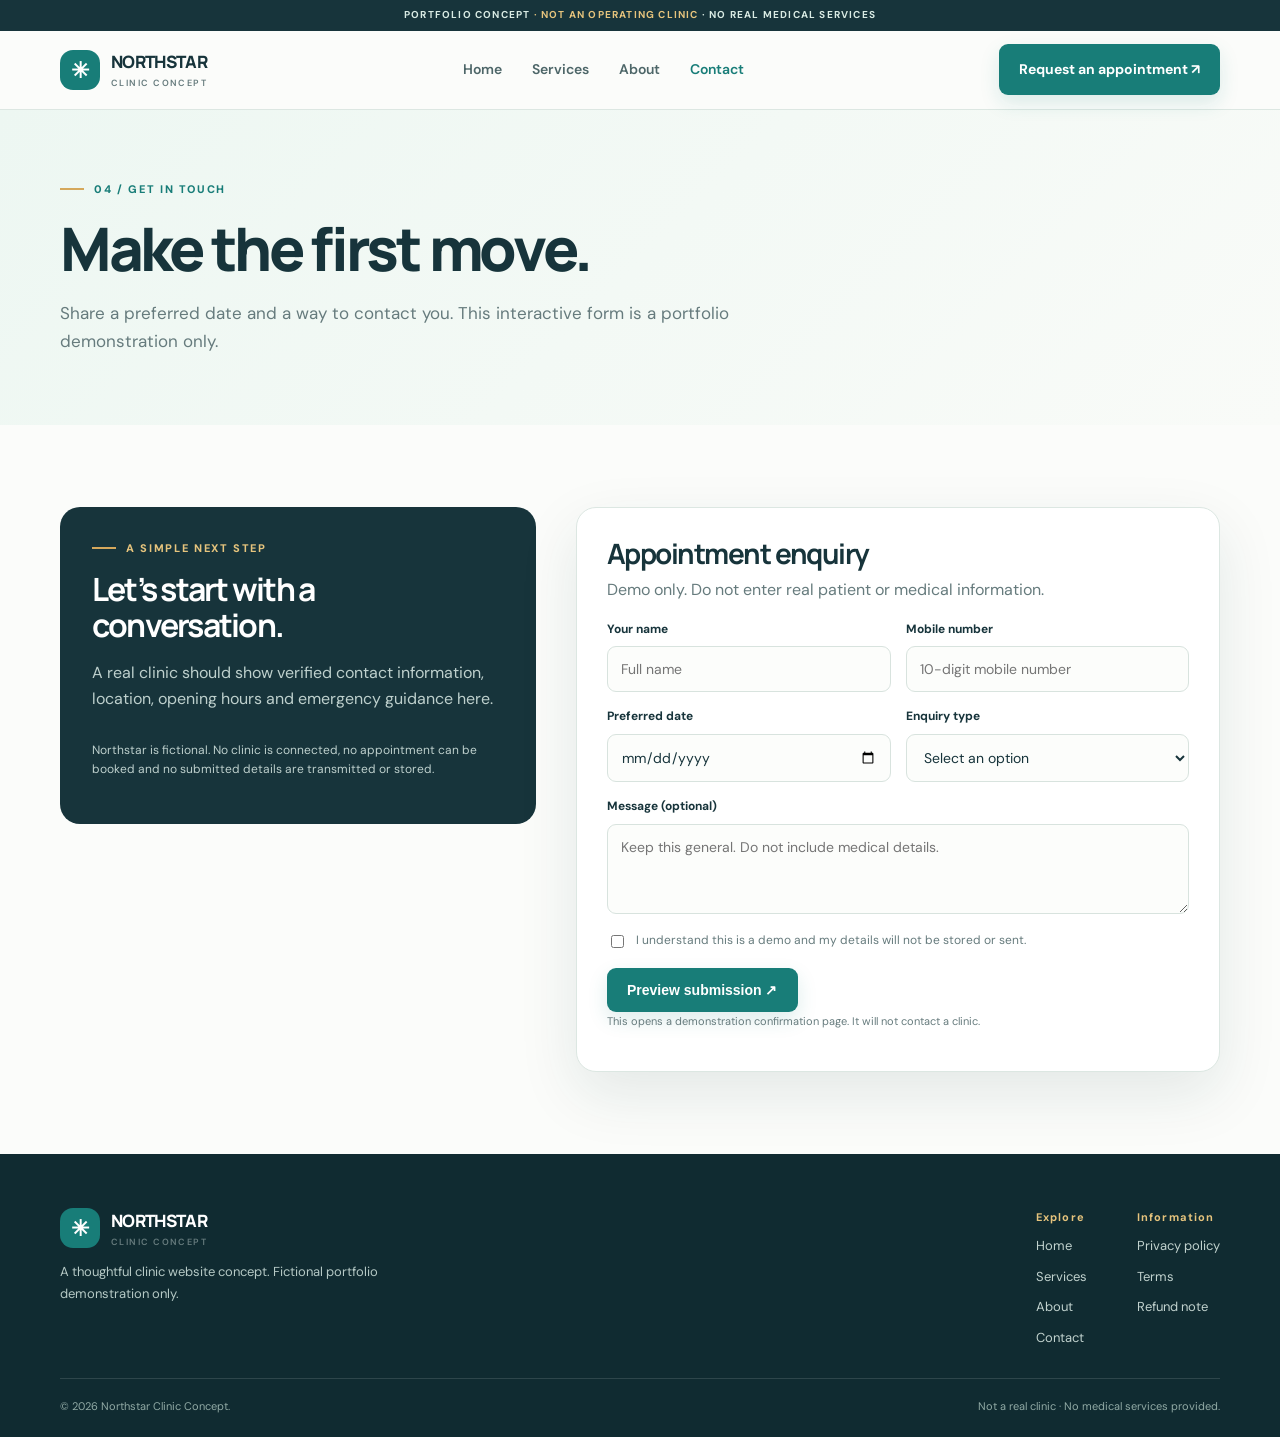
<file: contact/index.html>
<!doctype html><html lang="en-IN"><head><meta charset="utf-8"><meta name="viewport" content="width=device-width,initial-scale=1"><meta name="theme-color" content="#17343b"><title>Contact | Northstar Clinic Concept</title><meta name="description" content="Contact page and interactive enquiry flow demonstration."><link rel="icon" href="/assets/favicon.svg" type="image/svg+xml"><link rel="stylesheet" href="/assets/styles.css"></head><body><div class="demo">Portfolio concept <strong>· Not an operating clinic</strong> · No real medical services</div><header class="header"><div class="container nav"><a class="logo" href="/"><span class="logo-mark">✳</span><span>NORTHSTAR<small>CLINIC CONCEPT</small></span></a><nav class="navlinks" id="navlinks"><a href="/" >Home</a><a href="/services/" >Services</a><a href="/about/" >About</a><a href="/contact/" aria-current="page">Contact</a></nav><a class="btn" href="/contact/">Request an appointment ↗</a><button class="menu-toggle" id="menuToggle" aria-label="Open menu" aria-expanded="false">☰</button></div></header><main><section class="page-hero"><div class="container"><div class="eyebrow">04 / Get in touch</div><h1>Make the first move.</h1><p>Share a preferred date and a way to contact you. This interactive form is a portfolio demonstration only.</p></div></section><section class="section"><div class="container contact-grid"><aside class="contact-panel"><div class="eyebrow" style="color:#e6c47d">A simple next step</div><h2>Let’s start with a conversation.</h2><p>A real clinic should show verified contact information, location, opening hours and emergency guidance here.</p><p class="contact-note">Northstar is fictional. No clinic is connected, no appointment can be booked and no submitted details are transmitted or stored.</p></aside><form class="form-card" id="enquiry" novalidate><h2>Appointment enquiry</h2><p>Demo only. Do not enter real patient or medical information.</p><div class="form-grid"><div class="field"><label for="name">Your name</label><input id="name" required minlength="2" maxlength="60" placeholder="Full name"></div><div class="field"><label for="phone">Mobile number</label><input id="phone" required inputmode="numeric" pattern="[6-9][0-9]{9}" maxlength="10" placeholder="10-digit mobile number"></div><div class="field"><label for="date">Preferred date</label><input id="date" type="date" required></div><div class="field"><label for="reason">Enquiry type</label><select id="reason"><option value="">Select an option</option><option>General enquiry</option><option>Service information</option><option>Follow-up information</option></select></div><div class="field full"><label for="message">Message (optional)</label><textarea id="message" maxlength="200" placeholder="Keep this general. Do not include medical details."></textarea></div></div><label class="consent"><input type="checkbox" id="consent" required> I understand this is a demo and my details will not be stored or sent.</label><button class="btn" type="submit">Preview submission ↗</button><p class="form-footnote">This opens a demonstration confirmation page. It will not contact a clinic.</p><div class="status" id="formStatus" role="alert" aria-live="polite"></div></form></div></section></main><footer class="footer"><div class="container"><div class="footer-top"><div class="footer-brand"><a class="logo" href="/"><span class="logo-mark">✳</span><span>NORTHSTAR<small>CLINIC CONCEPT</small></span></a><p>A thoughtful clinic website concept. Fictional portfolio demonstration only.</p></div><div class="footer-links"><div><b>Explore</b><a href="/">Home</a><a href="/services/">Services</a><a href="/about/">About</a><a href="/contact/">Contact</a></div><div><b>Information</b><a href="/privacy/">Privacy policy</a><a href="/terms/">Terms</a><a href="/refund/">Refund note</a></div></div></div><div class="footer-bottom"><span>© 2026 Northstar Clinic Concept.</span><span>Not a real clinic · No medical services provided.</span></div></div></footer><script src="/assets/site.js" defer></script></body></html>
</file>
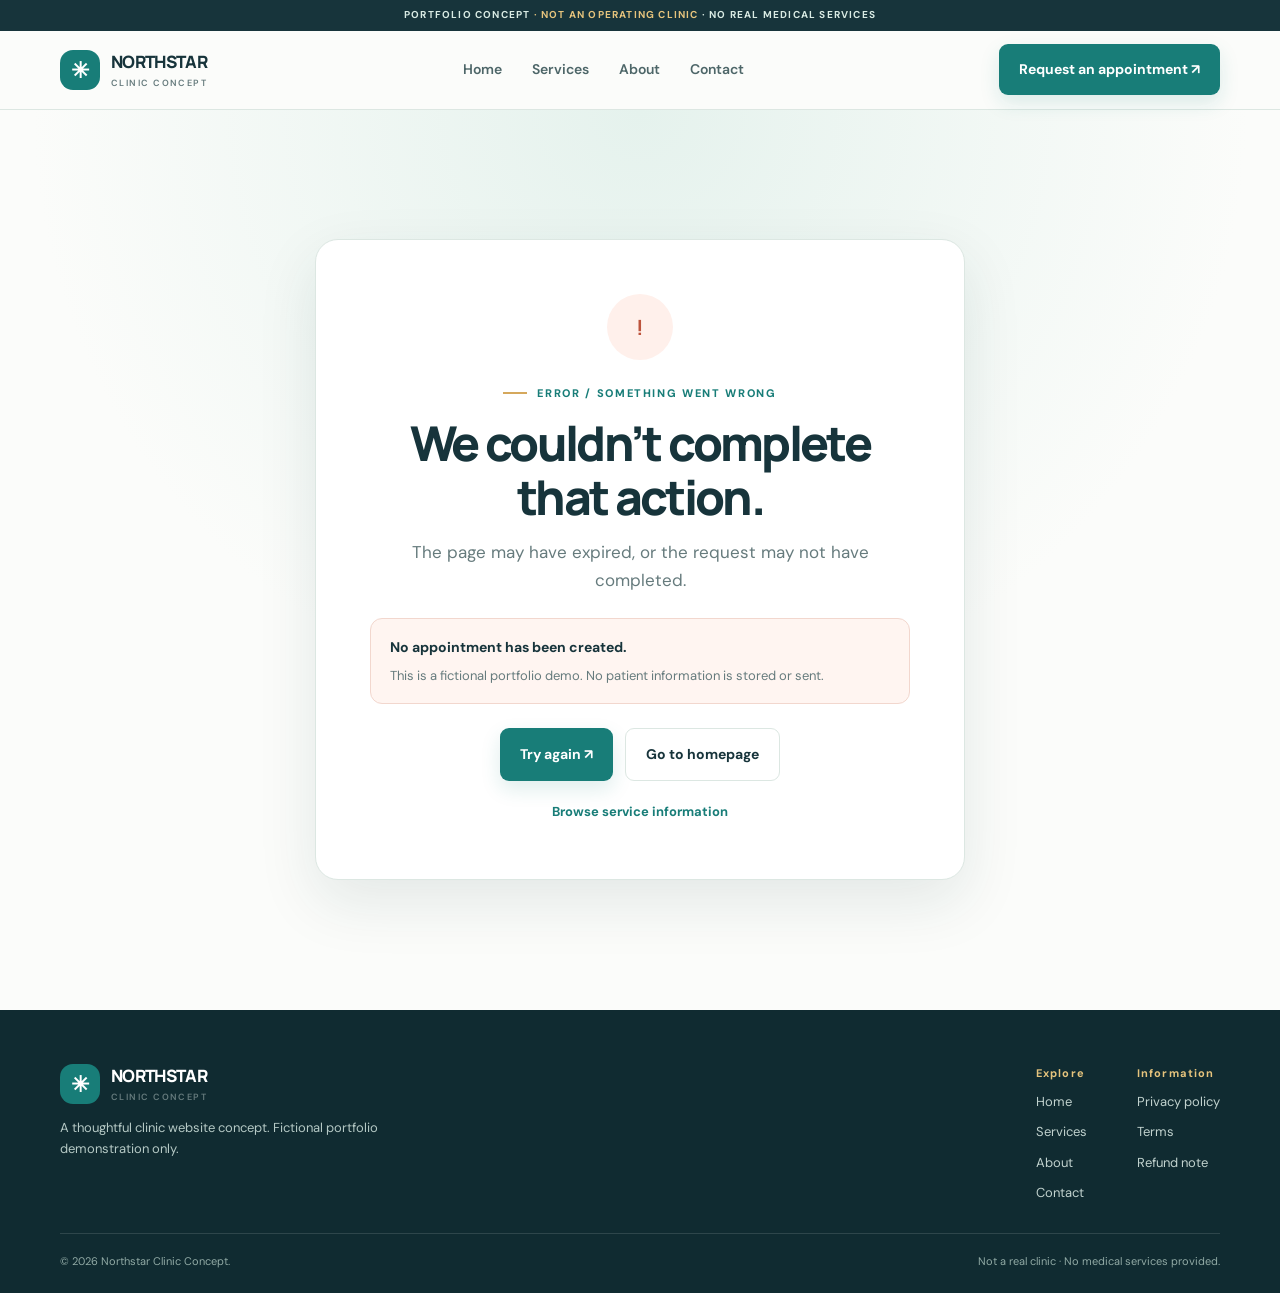
<file: error/index.html>
<!doctype html><html lang="en-IN"><head><meta charset="utf-8"><meta name="viewport" content="width=device-width,initial-scale=1"><meta name="theme-color" content="#17343b"><title>Error | Northstar Clinic Concept</title><meta name="description" content="Error page for unsuccessful or interrupted actions."><link rel="icon" href="/assets/favicon.svg" type="image/svg+xml"><link rel="stylesheet" href="/assets/styles.css"></head><body><div class="demo">Portfolio concept <strong>· Not an operating clinic</strong> · No real medical services</div><header class="header"><div class="container nav"><a class="logo" href="/"><span class="logo-mark">✳</span><span>NORTHSTAR<small>CLINIC CONCEPT</small></span></a><nav class="navlinks" id="navlinks"><a href="/" >Home</a><a href="/services/" >Services</a><a href="/about/" >About</a><a href="/contact/" >Contact</a></nav><a class="btn" href="/contact/">Request an appointment ↗</a><button class="menu-toggle" id="menuToggle" aria-label="Open menu" aria-expanded="false">☰</button></div></header><main><main class="flow-page"><section class="flow-card"><div class="flow-symbol failure">!</div><div class="eyebrow centered">Error / Something went wrong</div><h1>We couldn’t complete that action.</h1><p class="flow-lead">The page may have expired, or the request may not have completed.</p><div class="notice error-notice"><strong>No appointment has been created.</strong><span>This is a fictional portfolio demo. No patient information is stored or sent.</span></div><div class="flow-actions"><a class="btn" href="/contact/">Try again ↗</a><a class="btn secondary" href="/">Go to homepage</a></div><a class="flow-link" href="/services/">Browse service information</a></section></main></main><footer class="footer"><div class="container"><div class="footer-top"><div class="footer-brand"><a class="logo" href="/"><span class="logo-mark">✳</span><span>NORTHSTAR<small>CLINIC CONCEPT</small></span></a><p>A thoughtful clinic website concept. Fictional portfolio demonstration only.</p></div><div class="footer-links"><div><b>Explore</b><a href="/">Home</a><a href="/services/">Services</a><a href="/about/">About</a><a href="/contact/">Contact</a></div><div><b>Information</b><a href="/privacy/">Privacy policy</a><a href="/terms/">Terms</a><a href="/refund/">Refund note</a></div></div></div><div class="footer-bottom"><span>© 2026 Northstar Clinic Concept.</span><span>Not a real clinic · No medical services provided.</span></div></div></footer><script src="/assets/site.js" defer></script></body></html>
</file>
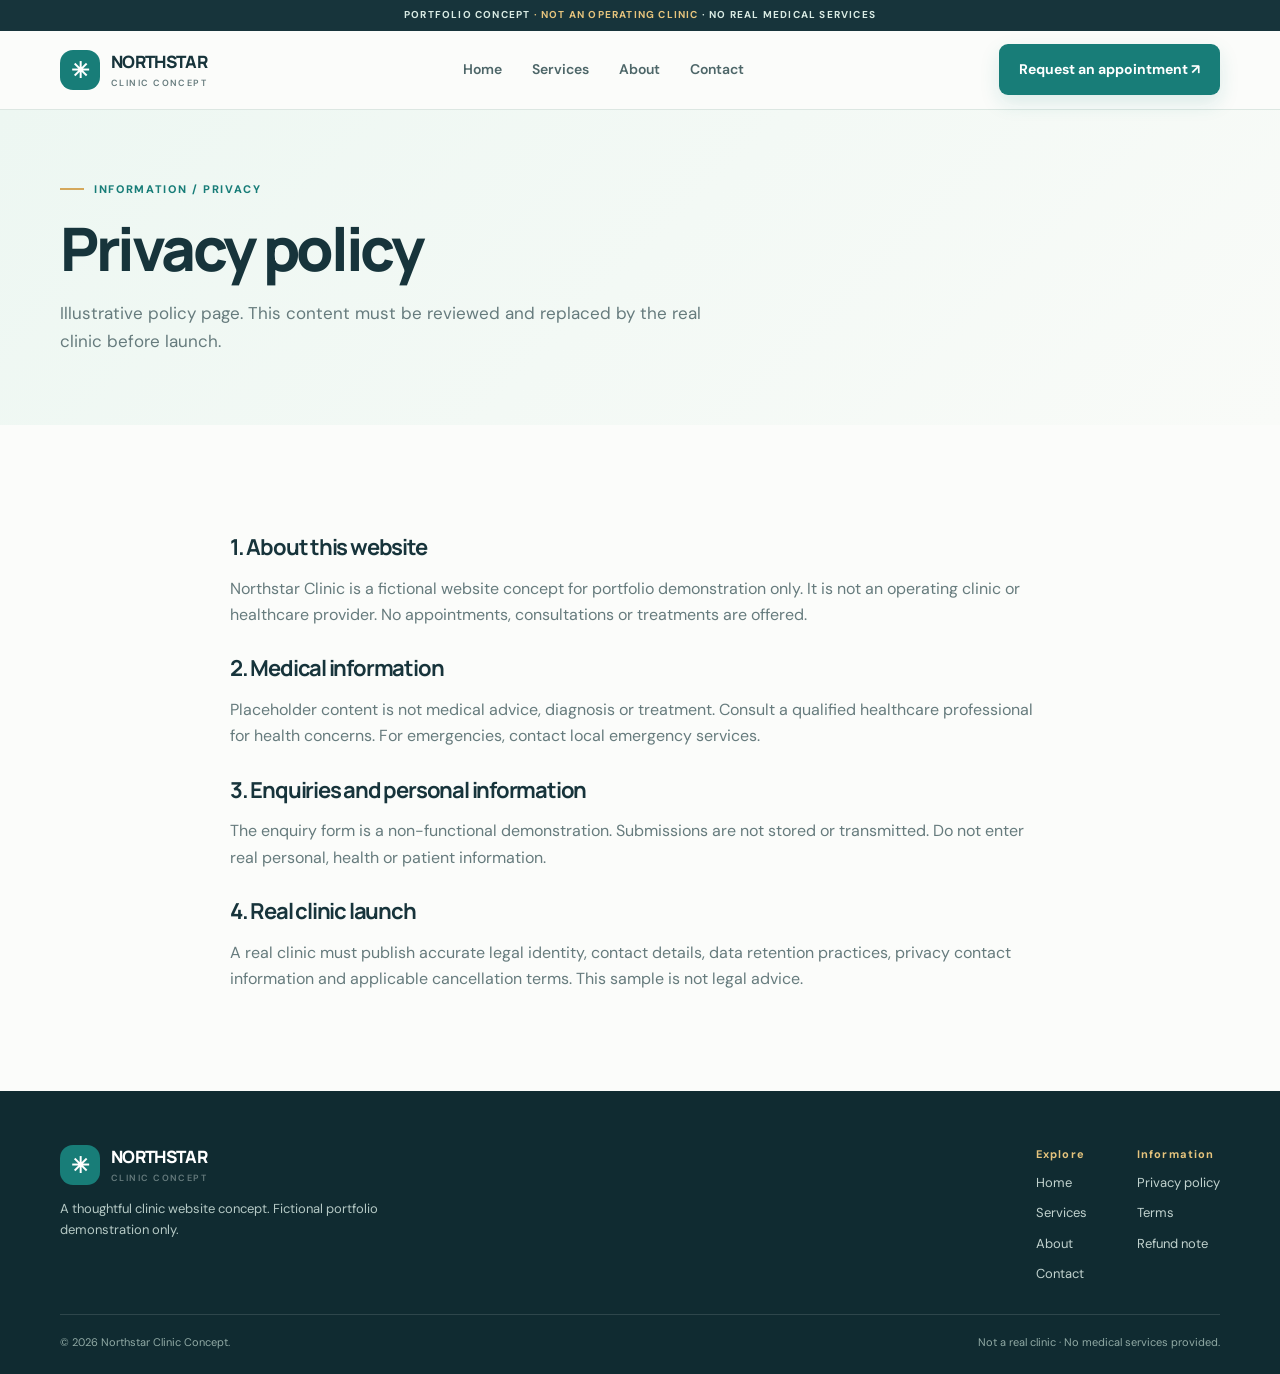
<file: privacy/index.html>
<!doctype html><html lang="en-IN"><head><meta charset="utf-8"><meta name="viewport" content="width=device-width,initial-scale=1"><meta name="theme-color" content="#17343b"><title>Privacy | Northstar Clinic Concept</title><meta name="description" content="Illustrative privacy policy for Northstar Clinic concept."><link rel="icon" href="/assets/favicon.svg" type="image/svg+xml"><link rel="stylesheet" href="/assets/styles.css"></head><body><div class="demo">Portfolio concept <strong>· Not an operating clinic</strong> · No real medical services</div><header class="header"><div class="container nav"><a class="logo" href="/"><span class="logo-mark">✳</span><span>NORTHSTAR<small>CLINIC CONCEPT</small></span></a><nav class="navlinks" id="navlinks"><a href="/" >Home</a><a href="/services/" >Services</a><a href="/about/" >About</a><a href="/contact/" >Contact</a></nav><a class="btn" href="/contact/">Request an appointment ↗</a><button class="menu-toggle" id="menuToggle" aria-label="Open menu" aria-expanded="false">☰</button></div></header><main><section class="page-hero"><div class="container"><div class="eyebrow">Information / Privacy</div><h1>Privacy policy</h1><p>Illustrative policy page. This content must be reviewed and replaced by the real clinic before launch.</p></div></section><section class="section"><div class="container legal"><h2>1. About this website</h2><p>Northstar Clinic is a fictional website concept for portfolio demonstration only. It is not an operating clinic or healthcare provider. No appointments, consultations or treatments are offered.</p><h2>2. Medical information</h2><p>Placeholder content is not medical advice, diagnosis or treatment. Consult a qualified healthcare professional for health concerns. For emergencies, contact local emergency services.</p><h2>3. Enquiries and personal information</h2><p>The enquiry form is a non-functional demonstration. Submissions are not stored or transmitted. Do not enter real personal, health or patient information.</p><h2>4. Real clinic launch</h2><p>A real clinic must publish accurate legal identity, contact details, data retention practices, privacy contact information and applicable cancellation terms. This sample is not legal advice.</p></div></section></main><footer class="footer"><div class="container"><div class="footer-top"><div class="footer-brand"><a class="logo" href="/"><span class="logo-mark">✳</span><span>NORTHSTAR<small>CLINIC CONCEPT</small></span></a><p>A thoughtful clinic website concept. Fictional portfolio demonstration only.</p></div><div class="footer-links"><div><b>Explore</b><a href="/">Home</a><a href="/services/">Services</a><a href="/about/">About</a><a href="/contact/">Contact</a></div><div><b>Information</b><a href="/privacy/">Privacy policy</a><a href="/terms/">Terms</a><a href="/refund/">Refund note</a></div></div></div><div class="footer-bottom"><span>© 2026 Northstar Clinic Concept.</span><span>Not a real clinic · No medical services provided.</span></div></div></footer><script src="/assets/site.js" defer></script></body></html>
</file>
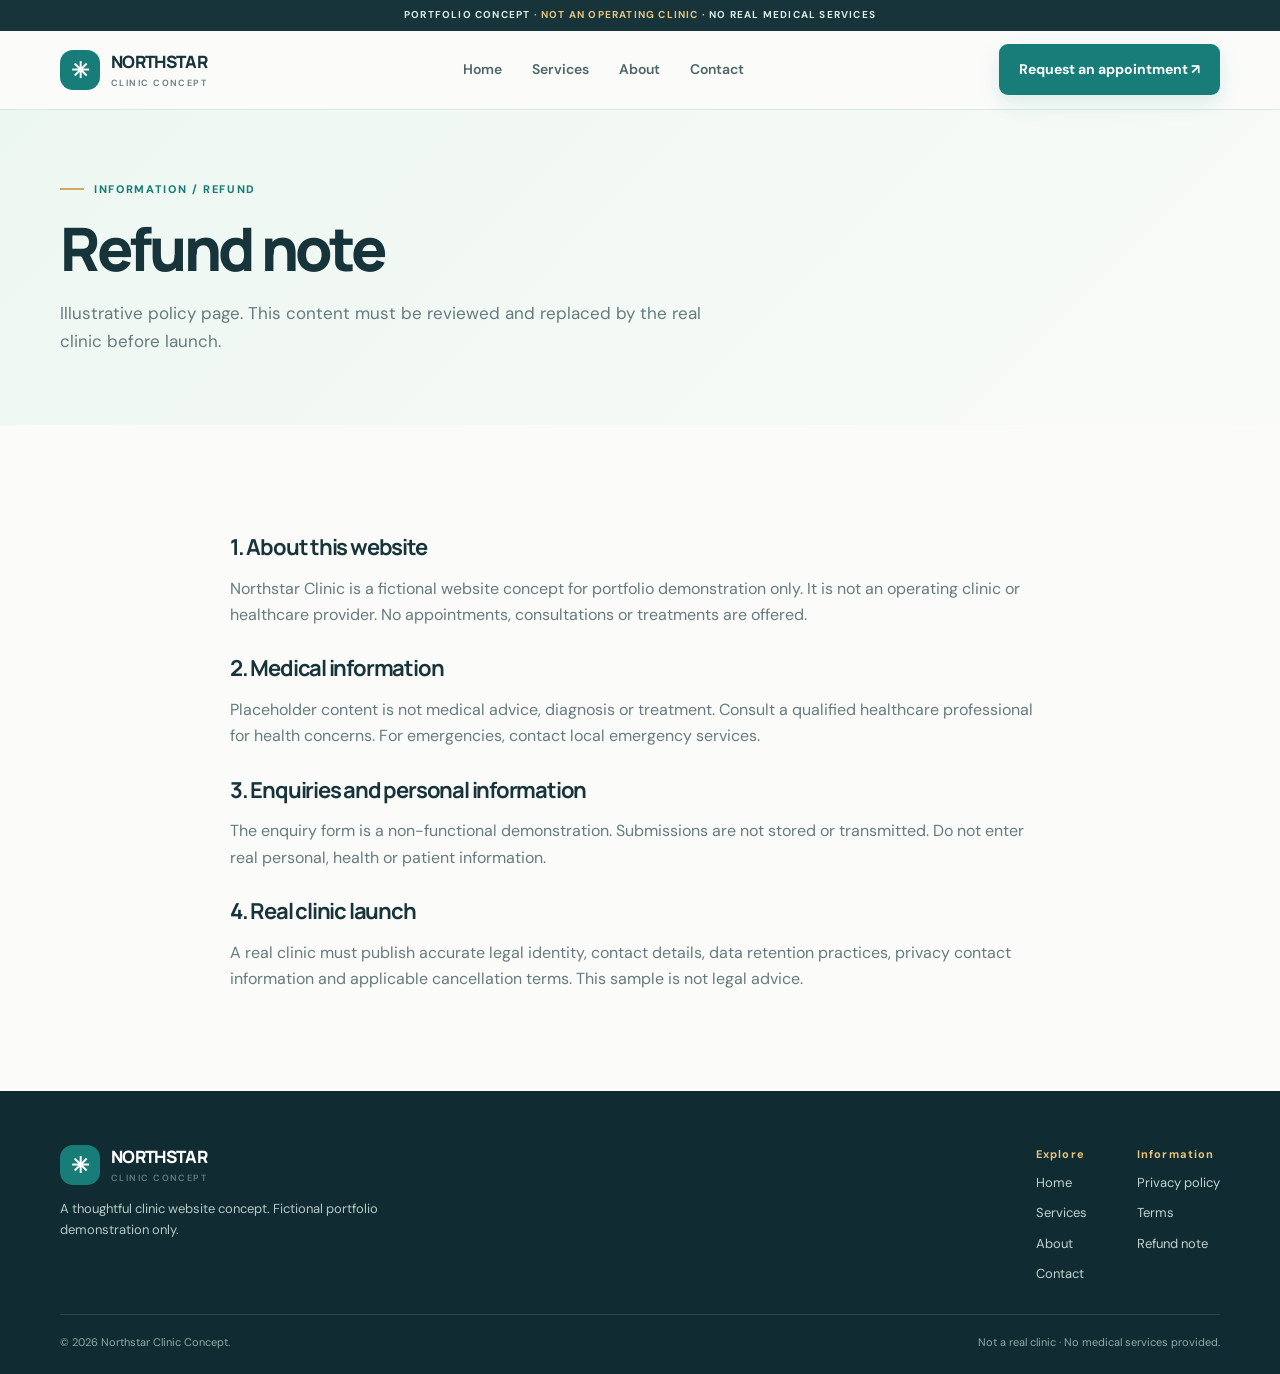
<file: refund/index.html>
<!doctype html><html lang="en-IN"><head><meta charset="utf-8"><meta name="viewport" content="width=device-width,initial-scale=1"><meta name="theme-color" content="#17343b"><title>Refund note | Northstar Clinic Concept</title><meta name="description" content="Illustrative refund note for Northstar Clinic concept."><link rel="icon" href="/assets/favicon.svg" type="image/svg+xml"><link rel="stylesheet" href="/assets/styles.css"></head><body><div class="demo">Portfolio concept <strong>· Not an operating clinic</strong> · No real medical services</div><header class="header"><div class="container nav"><a class="logo" href="/"><span class="logo-mark">✳</span><span>NORTHSTAR<small>CLINIC CONCEPT</small></span></a><nav class="navlinks" id="navlinks"><a href="/" >Home</a><a href="/services/" >Services</a><a href="/about/" >About</a><a href="/contact/" >Contact</a></nav><a class="btn" href="/contact/">Request an appointment ↗</a><button class="menu-toggle" id="menuToggle" aria-label="Open menu" aria-expanded="false">☰</button></div></header><main><section class="page-hero"><div class="container"><div class="eyebrow">Information / Refund</div><h1>Refund note</h1><p>Illustrative policy page. This content must be reviewed and replaced by the real clinic before launch.</p></div></section><section class="section"><div class="container legal"><h2>1. About this website</h2><p>Northstar Clinic is a fictional website concept for portfolio demonstration only. It is not an operating clinic or healthcare provider. No appointments, consultations or treatments are offered.</p><h2>2. Medical information</h2><p>Placeholder content is not medical advice, diagnosis or treatment. Consult a qualified healthcare professional for health concerns. For emergencies, contact local emergency services.</p><h2>3. Enquiries and personal information</h2><p>The enquiry form is a non-functional demonstration. Submissions are not stored or transmitted. Do not enter real personal, health or patient information.</p><h2>4. Real clinic launch</h2><p>A real clinic must publish accurate legal identity, contact details, data retention practices, privacy contact information and applicable cancellation terms. This sample is not legal advice.</p></div></section></main><footer class="footer"><div class="container"><div class="footer-top"><div class="footer-brand"><a class="logo" href="/"><span class="logo-mark">✳</span><span>NORTHSTAR<small>CLINIC CONCEPT</small></span></a><p>A thoughtful clinic website concept. Fictional portfolio demonstration only.</p></div><div class="footer-links"><div><b>Explore</b><a href="/">Home</a><a href="/services/">Services</a><a href="/about/">About</a><a href="/contact/">Contact</a></div><div><b>Information</b><a href="/privacy/">Privacy policy</a><a href="/terms/">Terms</a><a href="/refund/">Refund note</a></div></div></div><div class="footer-bottom"><span>© 2026 Northstar Clinic Concept.</span><span>Not a real clinic · No medical services provided.</span></div></div></footer><script src="/assets/site.js" defer></script></body></html>
</file>
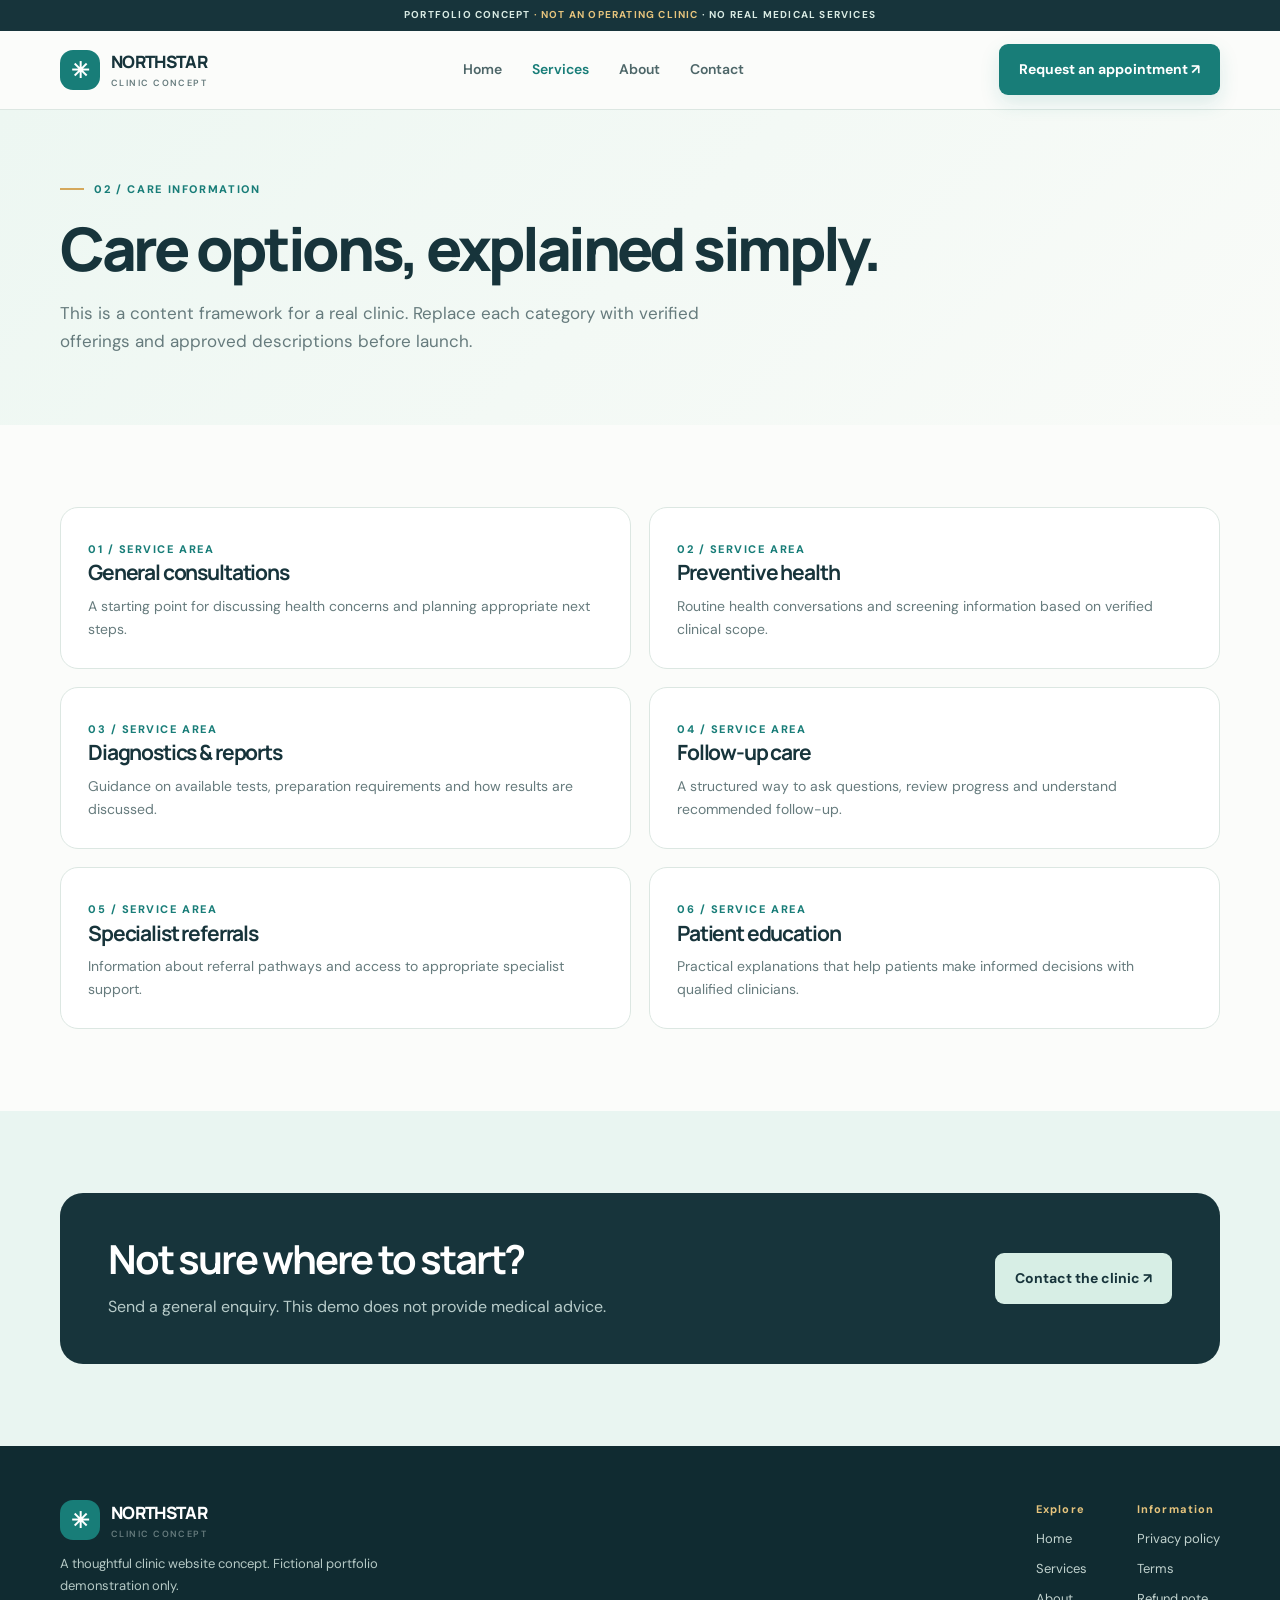
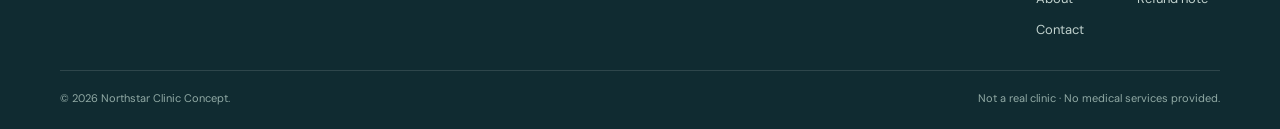
<file: services/index.html>
<!doctype html><html lang="en-IN"><head><meta charset="utf-8"><meta name="viewport" content="width=device-width,initial-scale=1"><meta name="theme-color" content="#17343b"><title>Services | Northstar Clinic Concept</title><meta name="description" content="Illustrative healthcare service information for a fictional clinic website concept."><link rel="icon" href="/assets/favicon.svg" type="image/svg+xml"><link rel="stylesheet" href="/assets/styles.css"></head><body><div class="demo">Portfolio concept <strong>· Not an operating clinic</strong> · No real medical services</div><header class="header"><div class="container nav"><a class="logo" href="/"><span class="logo-mark">✳</span><span>NORTHSTAR<small>CLINIC CONCEPT</small></span></a><nav class="navlinks" id="navlinks"><a href="/" >Home</a><a href="/services/" aria-current="page">Services</a><a href="/about/" >About</a><a href="/contact/" >Contact</a></nav><a class="btn" href="/contact/">Request an appointment ↗</a><button class="menu-toggle" id="menuToggle" aria-label="Open menu" aria-expanded="false">☰</button></div></header><main><section class="page-hero"><div class="container"><div class="eyebrow">02 / Care information</div><h1>Care options, explained simply.</h1><p>This is a content framework for a real clinic. Replace each category with verified offerings and approved descriptions before launch.</p></div></section><section class="section"><div class="container service-list"><article class="service-item"><span class="number">01 / SERVICE AREA</span><h3>General consultations</h3><p>A starting point for discussing health concerns and planning appropriate next steps.</p></article><article class="service-item"><span class="number">02 / SERVICE AREA</span><h3>Preventive health</h3><p>Routine health conversations and screening information based on verified clinical scope.</p></article><article class="service-item"><span class="number">03 / SERVICE AREA</span><h3>Diagnostics & reports</h3><p>Guidance on available tests, preparation requirements and how results are discussed.</p></article><article class="service-item"><span class="number">04 / SERVICE AREA</span><h3>Follow-up care</h3><p>A structured way to ask questions, review progress and understand recommended follow-up.</p></article><article class="service-item"><span class="number">05 / SERVICE AREA</span><h3>Specialist referrals</h3><p>Information about referral pathways and access to appropriate specialist support.</p></article><article class="service-item"><span class="number">06 / SERVICE AREA</span><h3>Patient education</h3><p>Practical explanations that help patients make informed decisions with qualified clinicians.</p></article></div></section><section class="section soft"><div class="container"><div class="cta-band"><div><h2>Not sure where to start?</h2><p>Send a general enquiry. This demo does not provide medical advice.</p></div><a class="btn" href="/contact/">Contact the clinic ↗</a></div></div></section></main><footer class="footer"><div class="container"><div class="footer-top"><div class="footer-brand"><a class="logo" href="/"><span class="logo-mark">✳</span><span>NORTHSTAR<small>CLINIC CONCEPT</small></span></a><p>A thoughtful clinic website concept. Fictional portfolio demonstration only.</p></div><div class="footer-links"><div><b>Explore</b><a href="/">Home</a><a href="/services/">Services</a><a href="/about/">About</a><a href="/contact/">Contact</a></div><div><b>Information</b><a href="/privacy/">Privacy policy</a><a href="/terms/">Terms</a><a href="/refund/">Refund note</a></div></div></div><div class="footer-bottom"><span>© 2026 Northstar Clinic Concept.</span><span>Not a real clinic · No medical services provided.</span></div></div></footer><script src="/assets/site.js" defer></script></body></html>
</file>
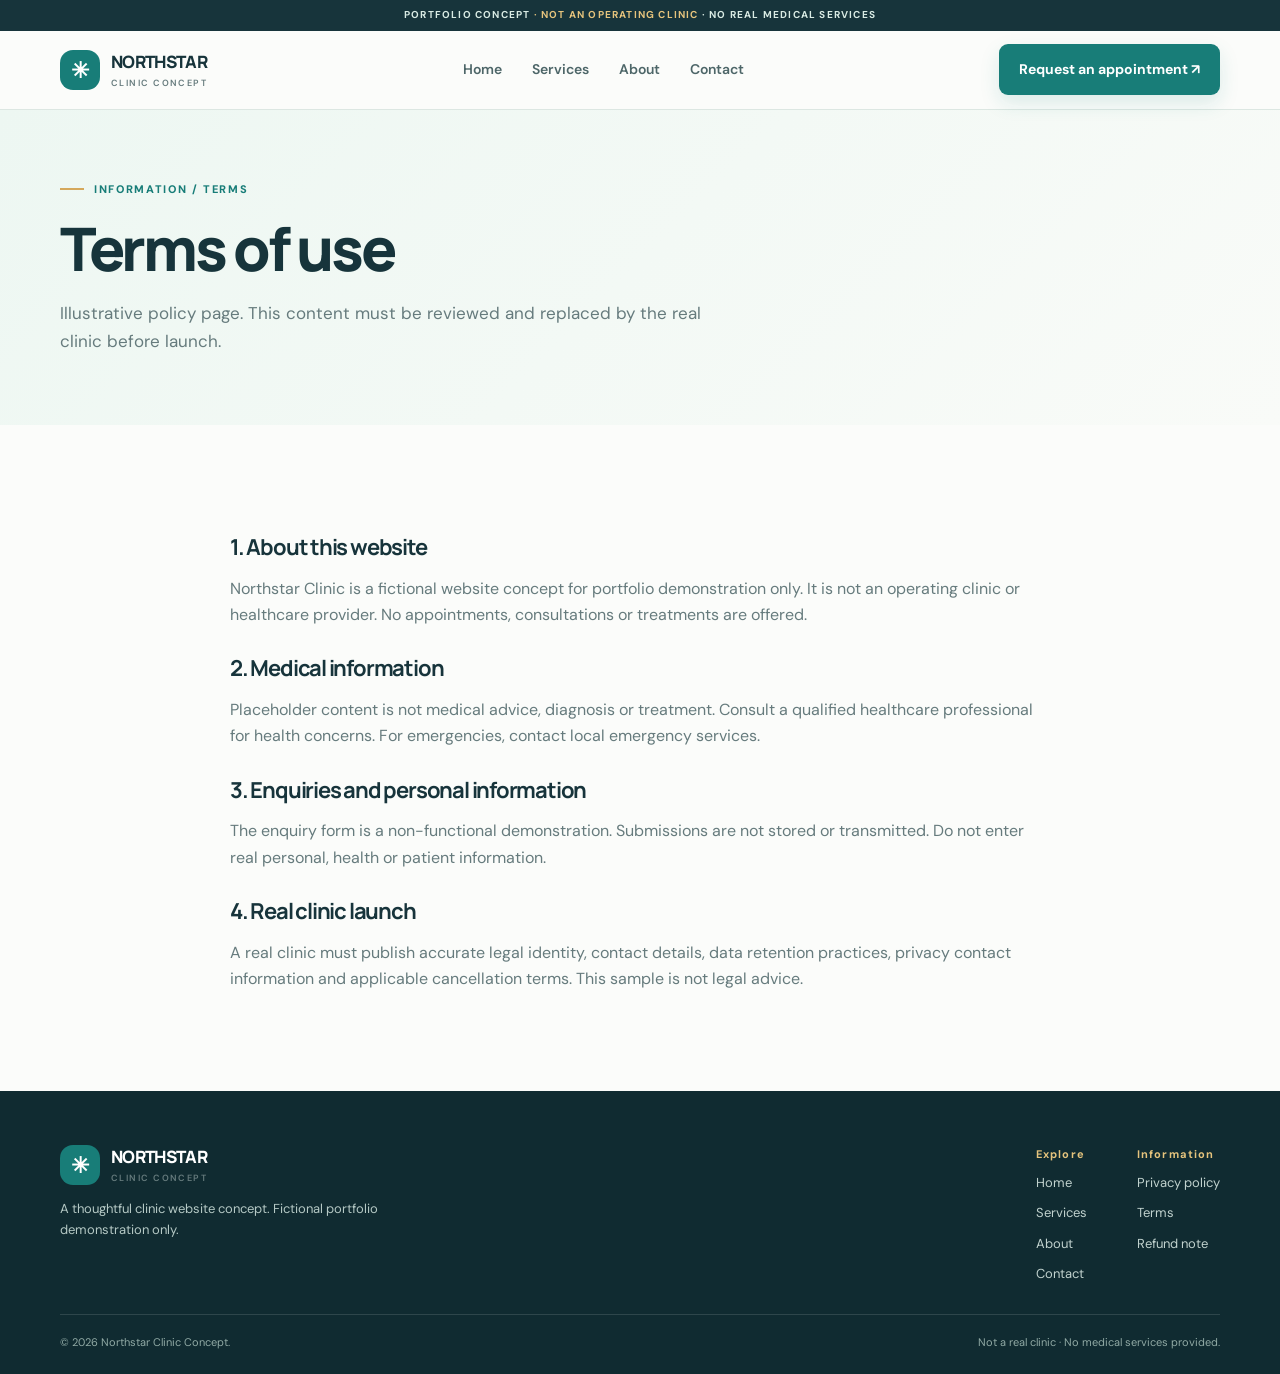
<file: terms/index.html>
<!doctype html><html lang="en-IN"><head><meta charset="utf-8"><meta name="viewport" content="width=device-width,initial-scale=1"><meta name="theme-color" content="#17343b"><title>Terms | Northstar Clinic Concept</title><meta name="description" content="Illustrative terms of use for Northstar Clinic concept."><link rel="icon" href="/assets/favicon.svg" type="image/svg+xml"><link rel="stylesheet" href="/assets/styles.css"></head><body><div class="demo">Portfolio concept <strong>· Not an operating clinic</strong> · No real medical services</div><header class="header"><div class="container nav"><a class="logo" href="/"><span class="logo-mark">✳</span><span>NORTHSTAR<small>CLINIC CONCEPT</small></span></a><nav class="navlinks" id="navlinks"><a href="/" >Home</a><a href="/services/" >Services</a><a href="/about/" >About</a><a href="/contact/" >Contact</a></nav><a class="btn" href="/contact/">Request an appointment ↗</a><button class="menu-toggle" id="menuToggle" aria-label="Open menu" aria-expanded="false">☰</button></div></header><main><section class="page-hero"><div class="container"><div class="eyebrow">Information / Terms</div><h1>Terms of use</h1><p>Illustrative policy page. This content must be reviewed and replaced by the real clinic before launch.</p></div></section><section class="section"><div class="container legal"><h2>1. About this website</h2><p>Northstar Clinic is a fictional website concept for portfolio demonstration only. It is not an operating clinic or healthcare provider. No appointments, consultations or treatments are offered.</p><h2>2. Medical information</h2><p>Placeholder content is not medical advice, diagnosis or treatment. Consult a qualified healthcare professional for health concerns. For emergencies, contact local emergency services.</p><h2>3. Enquiries and personal information</h2><p>The enquiry form is a non-functional demonstration. Submissions are not stored or transmitted. Do not enter real personal, health or patient information.</p><h2>4. Real clinic launch</h2><p>A real clinic must publish accurate legal identity, contact details, data retention practices, privacy contact information and applicable cancellation terms. This sample is not legal advice.</p></div></section></main><footer class="footer"><div class="container"><div class="footer-top"><div class="footer-brand"><a class="logo" href="/"><span class="logo-mark">✳</span><span>NORTHSTAR<small>CLINIC CONCEPT</small></span></a><p>A thoughtful clinic website concept. Fictional portfolio demonstration only.</p></div><div class="footer-links"><div><b>Explore</b><a href="/">Home</a><a href="/services/">Services</a><a href="/about/">About</a><a href="/contact/">Contact</a></div><div><b>Information</b><a href="/privacy/">Privacy policy</a><a href="/terms/">Terms</a><a href="/refund/">Refund note</a></div></div></div><div class="footer-bottom"><span>© 2026 Northstar Clinic Concept.</span><span>Not a real clinic · No medical services provided.</span></div></div></footer><script src="/assets/site.js" defer></script></body></html>
</file>
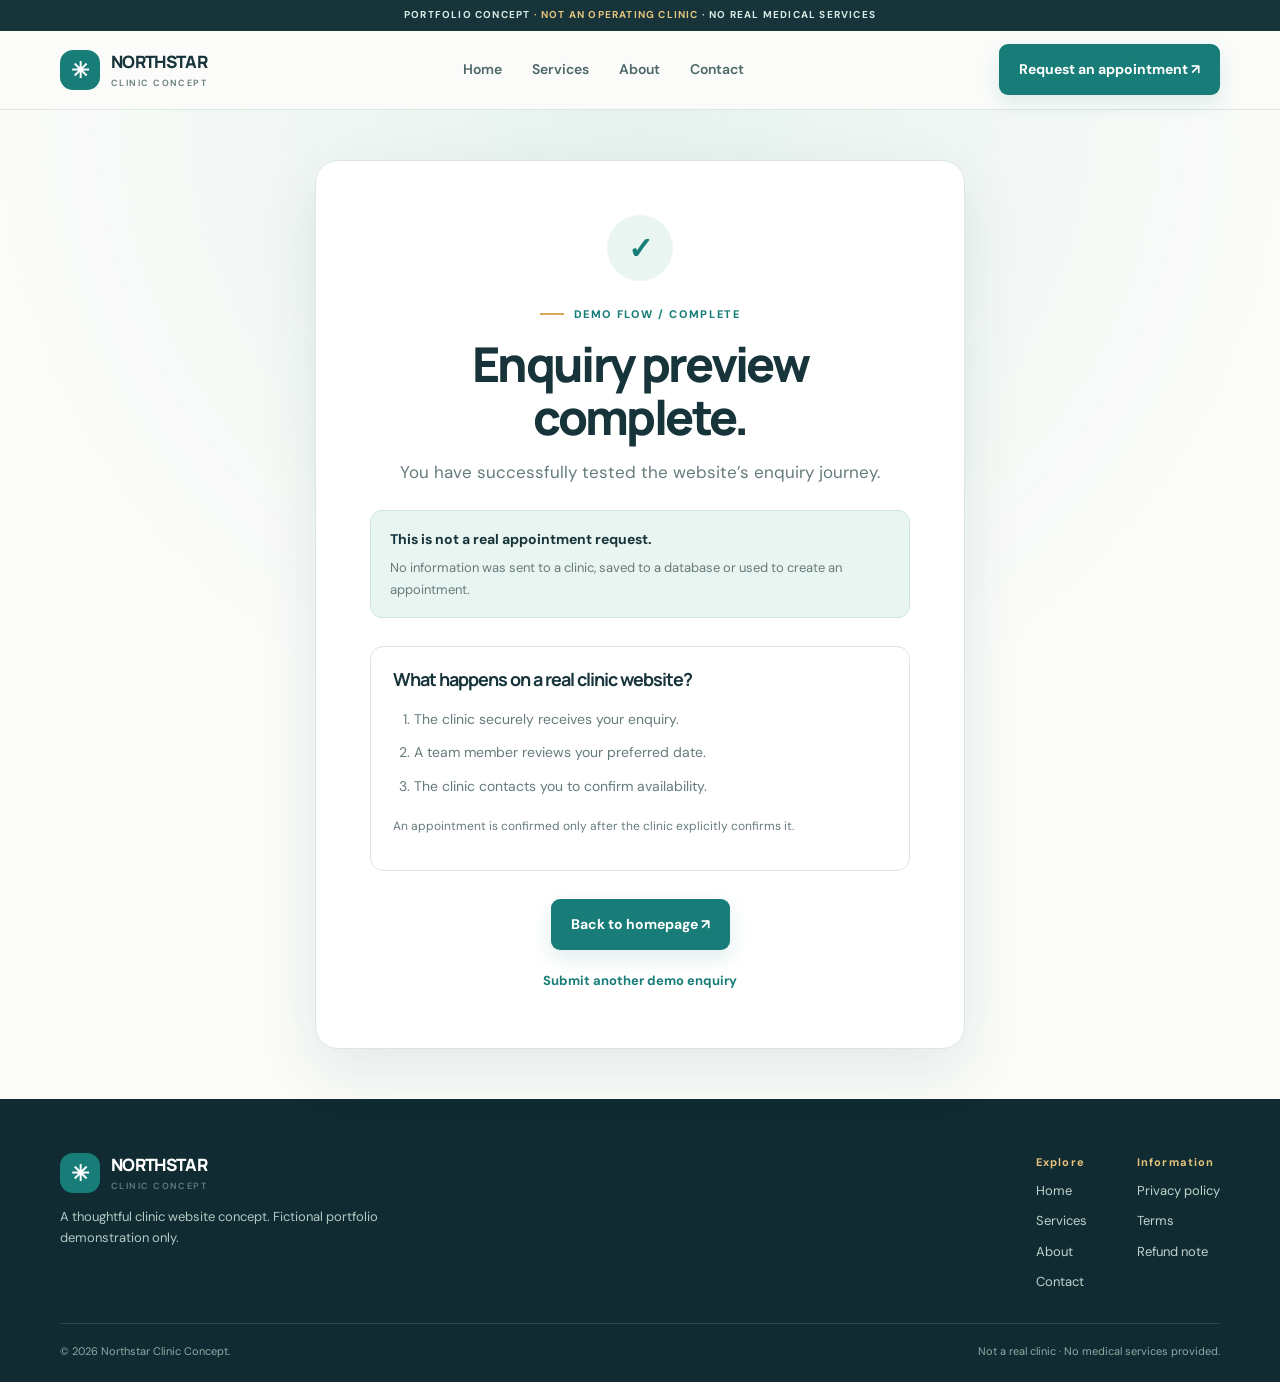
<file: thank-you/index.html>
<!doctype html><html lang="en-IN"><head><meta charset="utf-8"><meta name="viewport" content="width=device-width,initial-scale=1"><meta name="theme-color" content="#17343b"><title>Demo confirmation | Northstar Clinic Concept</title><meta name="description" content="Demo confirmation page. No enquiry is sent or stored."><link rel="icon" href="/assets/favicon.svg" type="image/svg+xml"><link rel="stylesheet" href="/assets/styles.css"></head><body><div class="demo">Portfolio concept <strong>· Not an operating clinic</strong> · No real medical services</div><header class="header"><div class="container nav"><a class="logo" href="/"><span class="logo-mark">✳</span><span>NORTHSTAR<small>CLINIC CONCEPT</small></span></a><nav class="navlinks" id="navlinks"><a href="/" >Home</a><a href="/services/" >Services</a><a href="/about/" >About</a><a href="/contact/" >Contact</a></nav><a class="btn" href="/contact/">Request an appointment ↗</a><button class="menu-toggle" id="menuToggle" aria-label="Open menu" aria-expanded="false">☰</button></div></header><main><main class="flow-page"><section class="flow-card"><div class="flow-symbol">✓</div><div class="eyebrow centered">Demo flow / Complete</div><h1>Enquiry preview complete.</h1><p class="flow-lead">You have successfully tested the website’s enquiry journey.</p><div class="notice"><strong>This is not a real appointment request.</strong><span>No information was sent to a clinic, saved to a database or used to create an appointment.</span></div><div class="flow-steps"><h2>What happens on a real clinic website?</h2><ol><li>The clinic securely receives your enquiry.</li><li>A team member reviews your preferred date.</li><li>The clinic contacts you to confirm availability.</li></ol><p>An appointment is confirmed only after the clinic explicitly confirms it.</p></div><a class="btn" href="/">Back to homepage ↗</a><br><a class="flow-link" href="/contact/">Submit another demo enquiry</a></section></main></main><footer class="footer"><div class="container"><div class="footer-top"><div class="footer-brand"><a class="logo" href="/"><span class="logo-mark">✳</span><span>NORTHSTAR<small>CLINIC CONCEPT</small></span></a><p>A thoughtful clinic website concept. Fictional portfolio demonstration only.</p></div><div class="footer-links"><div><b>Explore</b><a href="/">Home</a><a href="/services/">Services</a><a href="/about/">About</a><a href="/contact/">Contact</a></div><div><b>Information</b><a href="/privacy/">Privacy policy</a><a href="/terms/">Terms</a><a href="/refund/">Refund note</a></div></div></div><div class="footer-bottom"><span>© 2026 Northstar Clinic Concept.</span><span>Not a real clinic · No medical services provided.</span></div></div></footer><script src="/assets/site.js" defer></script></body></html>
</file>
<file: assets/styles.css>
@import url('https://fonts.googleapis.com/css2?family=DM+Sans:wght@400;500;600;700&family=Manrope:wght@400;500;600;700;800&display=swap');:root{--ink:#17343b;--teal:#187d78;--mint:#e9f5f1;--paper:#fbfcfa;--muted:#667b7d;--line:#dce7e2;--gold:#d5a85c;--shadow:0 22px 60px rgba(20,54,57,.10)}*{box-sizing:border-box}html{scroll-behavior:smooth;scroll-padding-top:95px}body{margin:0;background:var(--paper);color:var(--ink);font:16px/1.65 'DM Sans',sans-serif;-webkit-font-smoothing:antialiased}a{color:inherit;text-decoration:none}img{max-width:100%;display:block}.container{width:min(1160px,calc(100% - 48px));margin:auto}.demo{background:var(--ink);color:#d9ebe4;text-align:center;padding:7px 14px;font-size:10px;font-weight:700;letter-spacing:.12em;text-transform:uppercase}.demo strong{color:#e6c47d}.header{position:sticky;top:0;z-index:20;background:#fbfcfaed;backdrop-filter:blur(14px);border-bottom:1px solid var(--line)}.nav{height:78px;display:flex;align-items:center;justify-content:space-between;gap:20px}.logo{display:flex;align-items:center;gap:11px;font:800 17px 'Manrope';letter-spacing:-.04em}.logo-mark{width:40px;height:40px;border-radius:13px;background:var(--teal);display:grid;place-items:center;color:#fff;font-size:22px}.logo small{display:block;font:600 9px 'DM Sans';letter-spacing:.16em;color:var(--muted);margin-top:4px}.navlinks{display:flex;align-items:center;gap:30px;font-size:14px;font-weight:600;color:#4d6668}.navlinks a:hover,.navlinks a[aria-current=page]{color:var(--teal)}.btn{display:inline-flex;align-items:center;justify-content:center;gap:9px;padding:14px 20px;border:0;border-radius:9px;background:var(--teal);color:#fff;font-size:14px;font-weight:700;box-shadow:0 8px 20px #187d7824;transition:.2s}.btn:hover{background:#126a66;transform:translateY(-2px)}.btn.secondary{background:white;color:var(--ink);border:1px solid var(--line);box-shadow:none}.menu-toggle{display:none;background:white;border:1px solid var(--line);border-radius:9px;width:42px;height:42px;font-size:21px;color:var(--ink)}h1,h2,h3{font-family:'Manrope';letter-spacing:-.055em;line-height:1.12;margin:0}h1{font-size:clamp(42px,5.6vw,68px);font-weight:800}h1 em{font-style:normal;color:var(--teal)}.eyebrow{display:flex;align-items:center;gap:10px;color:var(--teal);font-size:11px;font-weight:800;letter-spacing:.15em;text-transform:uppercase}.eyebrow:before{content:'';width:24px;height:2px;background:var(--gold)}.hero{padding:72px 0 82px;background:radial-gradient(circle at 85% 18%,#e2f1eb,transparent 35%),linear-gradient(#fbfcfa,#f4f9f6)}.hero-grid{display:grid;grid-template-columns:1fr 1fr;align-items:center;gap:60px}.hero h1{margin:20px 0}.lead{font-size:18px;color:#5d7475;max-width:540px;margin:0 0 28px}.hero-actions{display:flex;gap:12px;flex-wrap:wrap}.hero-visual{position:relative;min-height:470px}.hero-photo{position:absolute;inset:0 20px 20px 25px;width:calc(100% - 45px);height:calc(100% - 40px);object-fit:cover;border-radius:26px;box-shadow:var(--shadow)}.visual-tag{position:absolute;right:0;top:28px;background:var(--ink);color:white;padding:12px 16px;border-radius:10px;font-size:10px;font-weight:800;letter-spacing:.12em}.visual-card{position:absolute;left:0;bottom:0;background:white;padding:18px 20px;border-radius:14px;box-shadow:var(--shadow);max-width:235px}.visual-card b{display:block;font:800 19px 'Manrope'}.visual-card span{font-size:12px;color:var(--muted)}.trustline{display:flex;gap:10px;align-items:center;margin-top:28px;color:var(--muted);font-size:12px}.trust-dot{width:8px;height:8px;background:#4ca78d;border-radius:50%}.section{padding:82px 0}.soft{background:var(--mint)}.section-head{display:flex;align-items:end;justify-content:space-between;gap:28px;margin-bottom:34px}.section-head h2,.split h2{font-size:clamp(32px,4vw,46px);margin-top:14px;max-width:620px}.section-head p,.split p{max-width:430px;color:var(--muted);margin:0}.cards{display:grid;grid-template-columns:repeat(3,1fr);gap:18px}.card,.service-item{background:#fff;border:1px solid var(--line);border-radius:18px;padding:27px;transition:.2s}.card:hover{transform:translateY(-4px);box-shadow:var(--shadow)}.card-icon{width:46px;height:46px;border-radius:13px;background:var(--mint);display:grid;place-items:center;color:var(--teal);font-size:22px;margin-bottom:20px}.card h3,.service-item h3{font-size:21px;margin-bottom:10px}.card p,.service-item p{margin:0;color:var(--muted);font-size:14px}.text-link{display:inline-block;color:var(--teal);font-size:13px;font-weight:700;margin-top:18px}.split{display:grid;grid-template-columns:1fr 1fr;gap:64px;align-items:center}.split-image{height:430px;width:100%;object-fit:cover;border-radius:23px;box-shadow:var(--shadow)}.split p{margin-top:18px}.checks{padding:0;list-style:none;display:grid;gap:12px;margin:22px 0}.checks li{font-size:14px;font-weight:600}.checks li:before{content:'✓';display:inline-grid;place-items:center;width:22px;height:22px;border-radius:50%;background:var(--mint);color:var(--teal);margin-right:10px}.cta-band{background:var(--ink);color:white;border-radius:23px;padding:44px 48px;display:flex;align-items:center;justify-content:space-between;gap:28px}.cta-band h2{color:white;font-size:clamp(28px,4vw,40px);max-width:580px}.cta-band p{color:#b8ccca;margin:12px 0 0}.cta-band .btn{background:#d7eee5;color:var(--ink);box-shadow:none;white-space:nowrap}.page-hero{padding:70px 0;background:linear-gradient(135deg,#edf7f2,#f9fbf8)}.page-hero h1{font-size:clamp(40px,5vw,60px);margin:17px 0}.page-hero p{max-width:680px;color:var(--muted);font-size:17px;margin:0}.service-list{display:grid;grid-template-columns:repeat(2,1fr);gap:18px}.number{font-size:11px;font-weight:800;letter-spacing:.14em;color:var(--teal)}.contact-grid{display:grid;grid-template-columns:.85fr 1.15fr;gap:40px;align-items:start}.contact-panel{background:var(--ink);color:white;padding:32px;border-radius:20px}.contact-panel h2{font-size:32px;color:white;margin:15px 0}.contact-panel p{color:#bed0cd}.contact-note{font-size:12px!important;margin-top:28px}.form-card{background:white;border:1px solid var(--line);border-radius:20px;padding:30px;box-shadow:var(--shadow)}.form-card h2{font-size:28px;margin-bottom:8px}.form-card>p{color:var(--muted);margin-top:0}.form-grid{display:grid;grid-template-columns:1fr 1fr;gap:15px}.field{display:grid;gap:7px}.field.full{grid-column:1/-1}.field label{font-size:12px;font-weight:700}.field input,.field select,.field textarea{width:100%;padding:13px;border:1px solid #d8e3de;border-radius:9px;background:#fcfdfb;color:var(--ink);font:14px 'DM Sans';outline:none}.field input:focus,.field select:focus,.field textarea:focus{border-color:var(--teal);box-shadow:0 0 0 3px #187d7818}.field textarea{min-height:90px;resize:vertical}.consent{display:flex;gap:9px;align-items:flex-start;margin:17px 0;font-size:12px;color:var(--muted)}.consent input{margin-top:4px}.form-footnote{font-size:11px;color:var(--muted);margin-top:10px}.footer{background:#102b31;color:white;padding:54px 0 22px}.footer-top{display:flex;justify-content:space-between;gap:30px;padding-bottom:30px;border-bottom:1px solid #ffffff20}.footer-brand p{max-width:340px;color:#b5c9c5;font-size:13px}.footer-links{display:flex;gap:50px}.footer-links div{display:grid;gap:9px;align-content:start}.footer-links b{font-size:11px;letter-spacing:.1em;color:#e6c47d}.footer-links a{font-size:13px;color:#c1d2ce}.footer-bottom{display:flex;justify-content:space-between;gap:20px;padding-top:18px;color:#91aaa5;font-size:11px}.legal{max-width:820px}.legal h2{font-size:22px;margin:28px 0 10px}.legal p{color:var(--muted)}.flow-page{min-height:100vh;padding:50px 18px;display:grid;place-items:center;background:radial-gradient(circle at 50% 0,#e5f2ed,transparent 55%),var(--paper)}.flow-card{width:min(100%,650px);padding:clamp(28px,6vw,54px);background:white;border:1px solid var(--line);border-radius:23px;box-shadow:var(--shadow);text-align:center}.flow-symbol{width:66px;height:66px;border-radius:50%;display:grid;place-items:center;margin:0 auto 24px;font:700 30px 'Manrope';background:var(--mint);color:var(--teal)}.flow-symbol.failure{background:#fff0eb;color:#bd543d;font-size:21px}.centered{justify-content:center}.flow-card h1{font-size:clamp(34px,6vw,48px);margin:14px auto}.flow-lead{font-size:17px;color:var(--muted);margin:0 auto 24px;max-width:480px}.notice{display:grid;gap:6px;text-align:left;background:var(--mint);border:1px solid #cfe5dc;border-radius:12px;padding:17px 19px;margin:24px 0}.notice strong{font-size:14px}.notice span{font-size:13px;color:var(--muted)}.error-notice{background:#fff5f1;border-color:#f2d7ce}.flow-steps{text-align:left;margin:28px 0;padding:22px;border:1px solid var(--line);border-radius:13px}.flow-steps h2{font-size:18px}.flow-steps ol{padding-left:21px;color:var(--muted);font-size:14px}.flow-steps li{padding:5px 0}.flow-steps p{font-size:12px;color:var(--muted)}.flow-actions{display:flex;justify-content:center;gap:12px;flex-wrap:wrap}.flow-link{display:inline-block;color:var(--teal);font-size:13px;font-weight:700;margin-top:20px}.reveal{animation:rise .65s both}@keyframes rise{from{opacity:0;transform:translateY(12px)}to{opacity:1;transform:translateY(0)}}@media(prefers-reduced-motion:reduce){*,*:before,*:after{scroll-behavior:auto!important;animation:none!important;transition:none!important}}@media(max-width:900px){.hero-grid,.split,.contact-grid{grid-template-columns:1fr;gap:34px}.cards{grid-template-columns:repeat(2,1fr)}.section-head{display:block}.section-head p{margin-top:14px}.cta-band{display:block}.cta-band .btn{margin-top:22px}.hero-visual{min-height:420px}}@media(max-width:680px){.container{width:calc(100% - 36px)}.nav{height:70px}.logo{font-size:15px}.logo-mark{width:36px;height:36px}.nav>.btn{display:none}.menu-toggle{display:block}.navlinks{display:none;position:absolute;top:70px;left:0;right:0;background:var(--paper);padding:15px 22px 22px;border-bottom:1px solid var(--line);flex-direction:column;align-items:stretch;gap:0}.navlinks.open{display:flex}.navlinks a{padding:12px 0;border-bottom:1px solid var(--line)}.hero{padding:48px 0 58px}.hero-grid{gap:30px}h1{font-size:42px}.lead{font-size:16px}.hero-visual{min-height:340px}.hero-photo{inset:0 12px 18px 16px;width:calc(100% - 28px);height:calc(100% - 36px)}.section{padding:62px 0}.cards,.service-list{grid-template-columns:1fr}.section-head h2,.split h2{font-size:34px}.split-image{height:310px}.cta-band{padding:30px 24px}.page-hero{padding:52px 0}.page-hero h1{font-size:41px}.form-grid{grid-template-columns:1fr}.field.full{grid-column:auto}.contact-panel,.form-card{padding:24px}.footer-top,.footer-bottom{display:block}.footer-links{margin-top:25px;justify-content:space-between;gap:20px}.footer-bottom span{display:block;margin-top:8px}.flow-actions{display:grid}.flow-actions .btn{width:100%}.flow-page{padding:25px 14px}.flow-card{border-radius:18px}}
</file>
